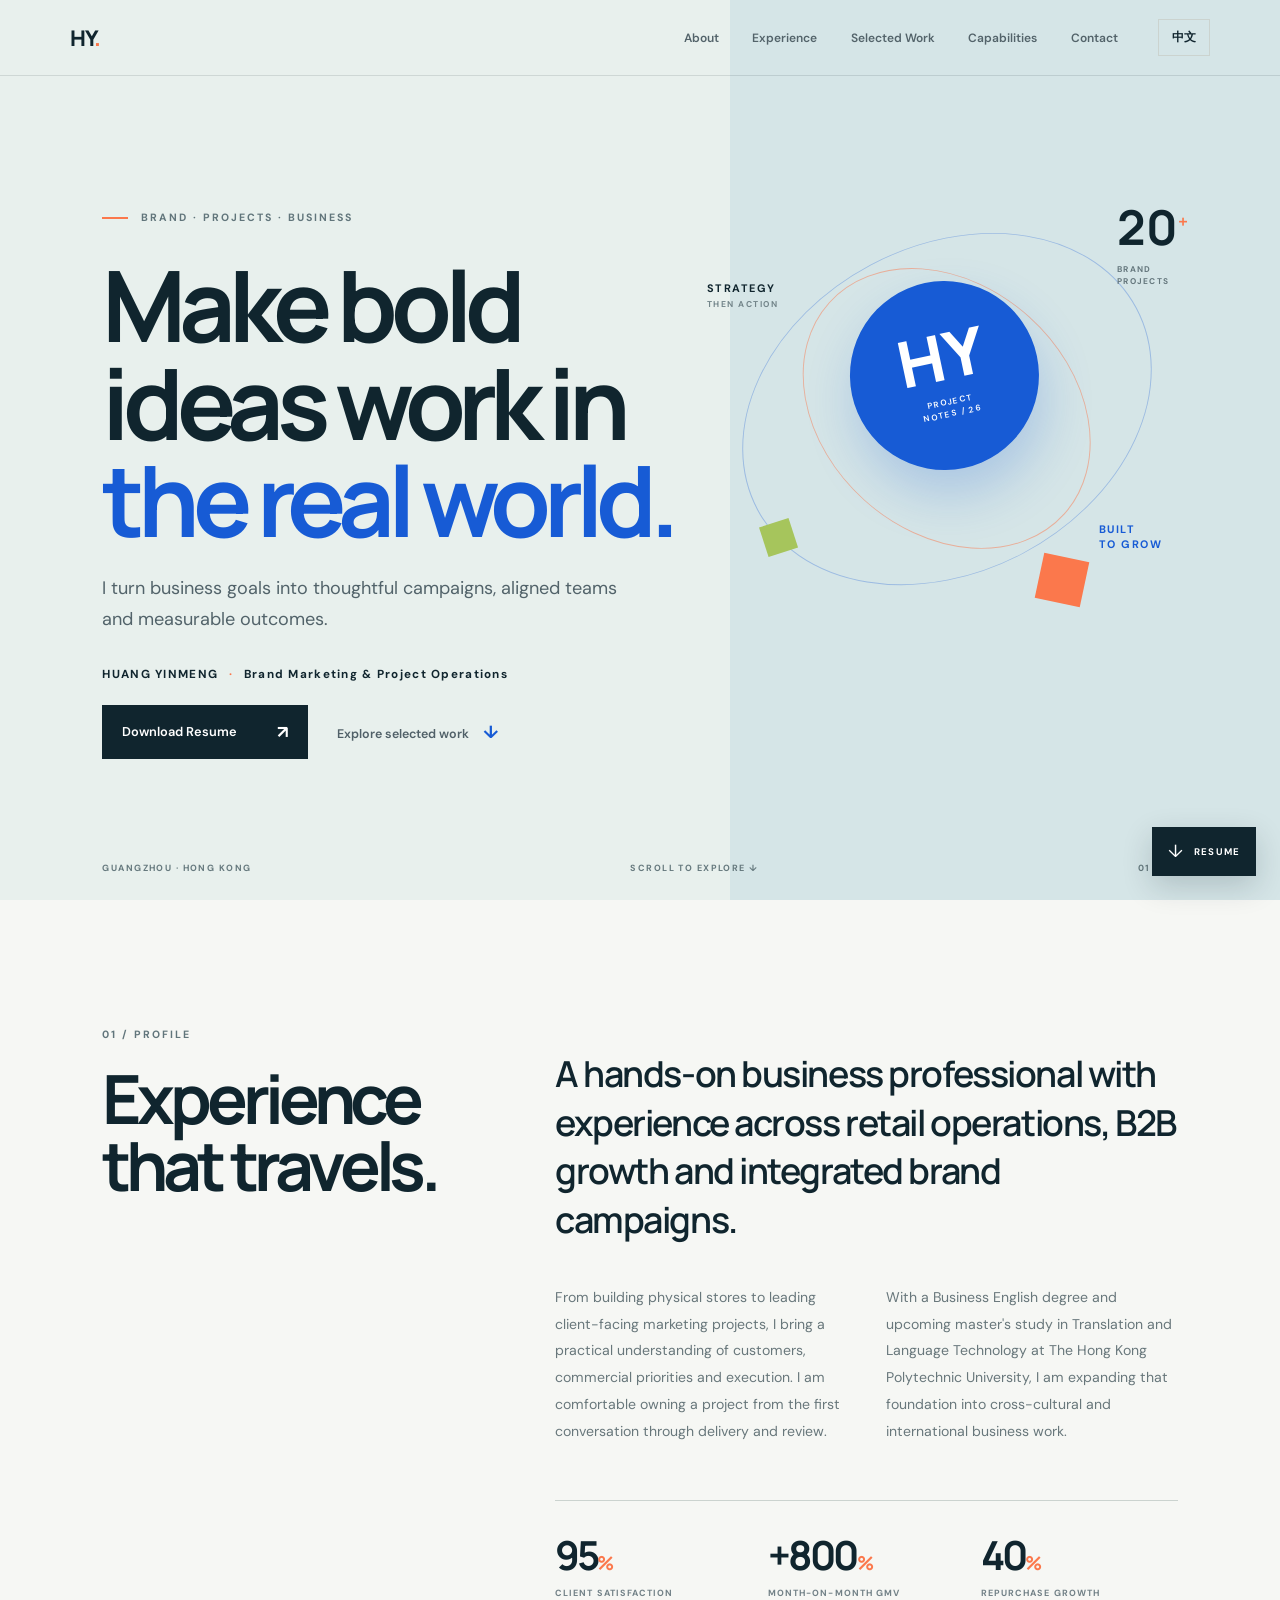
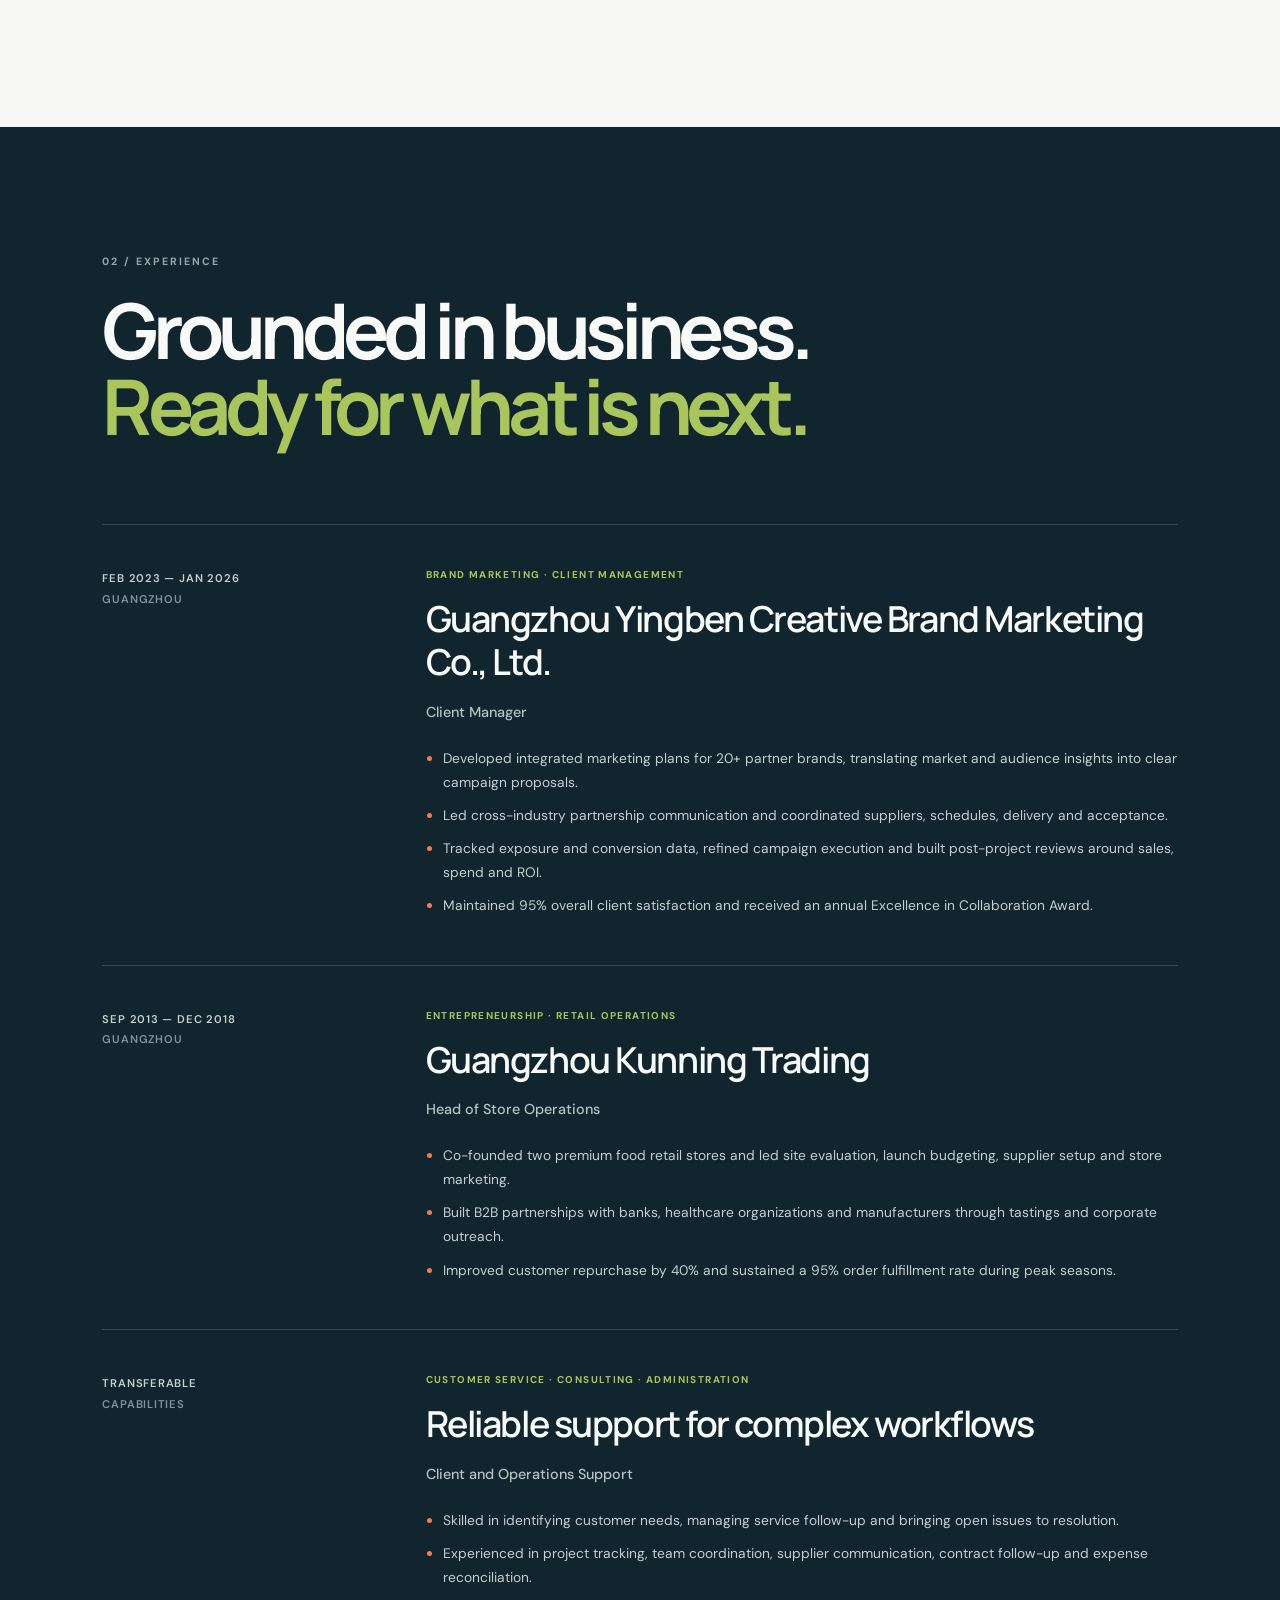
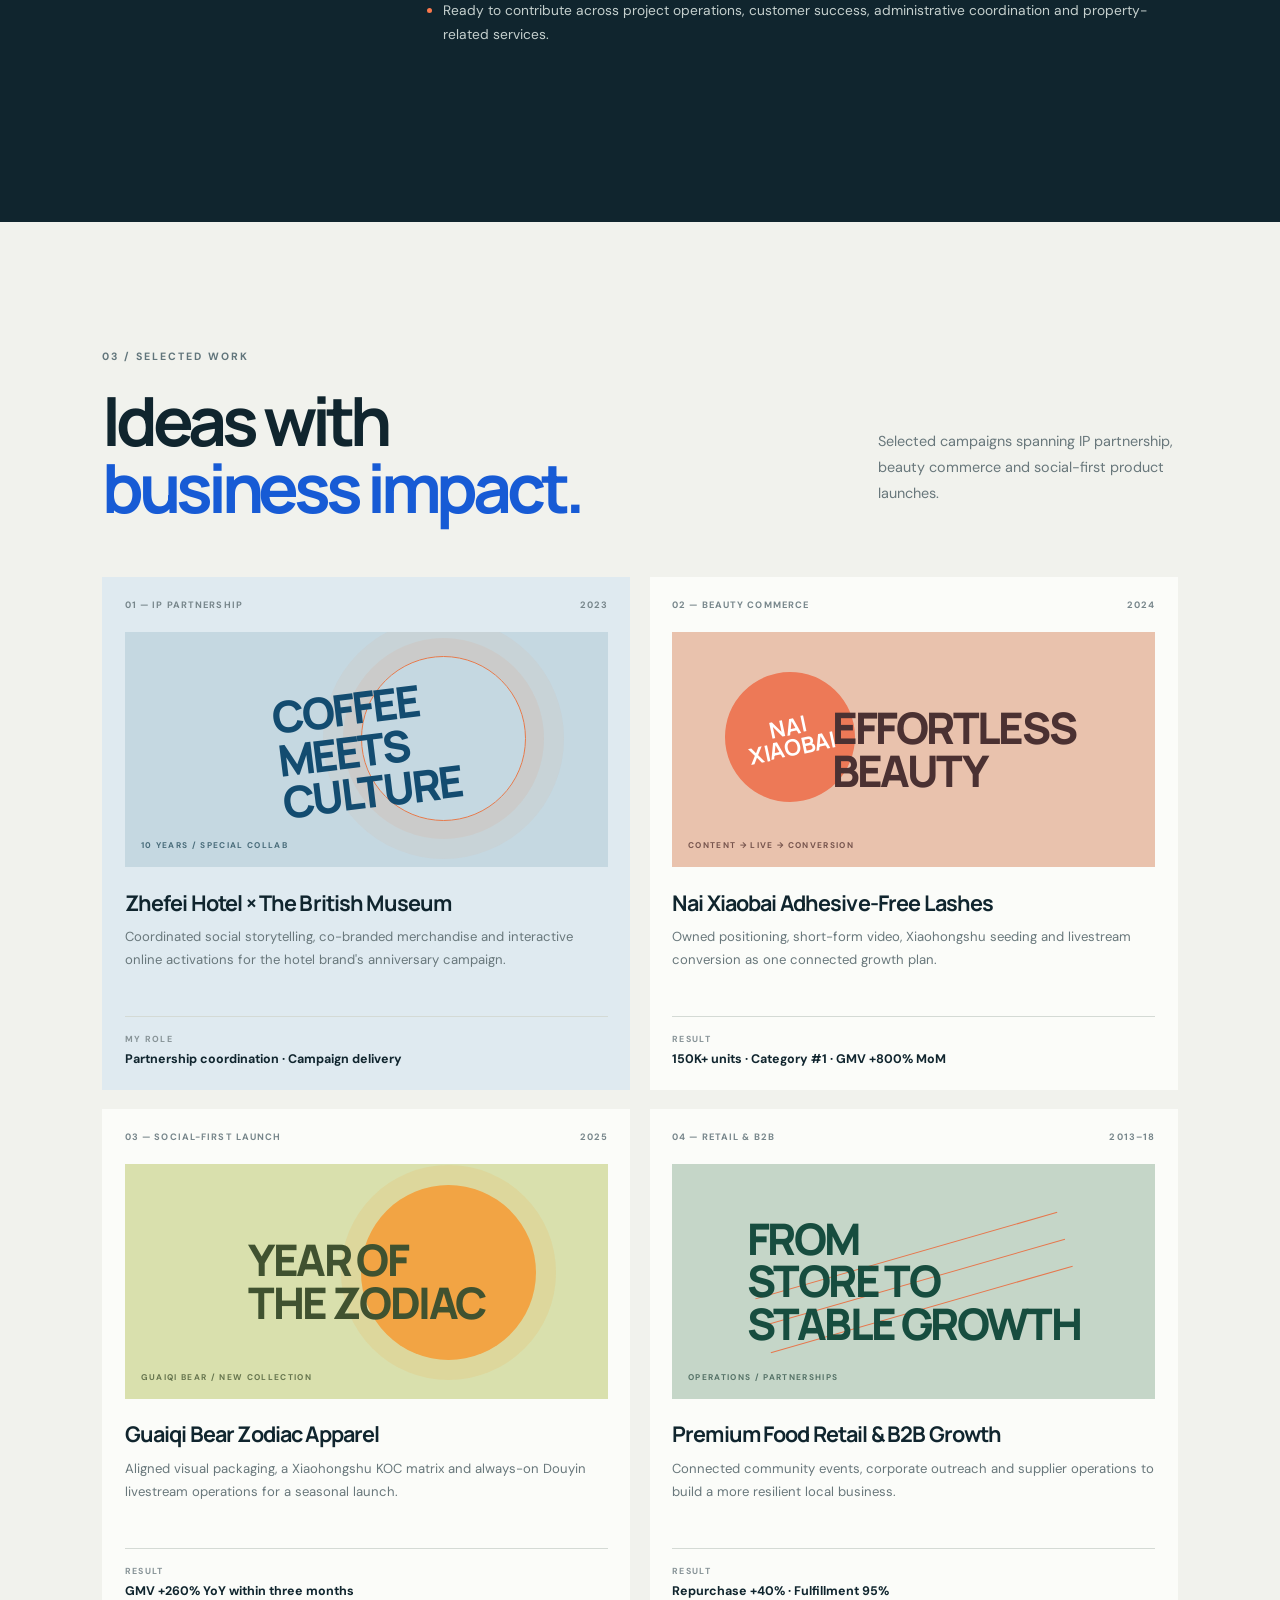
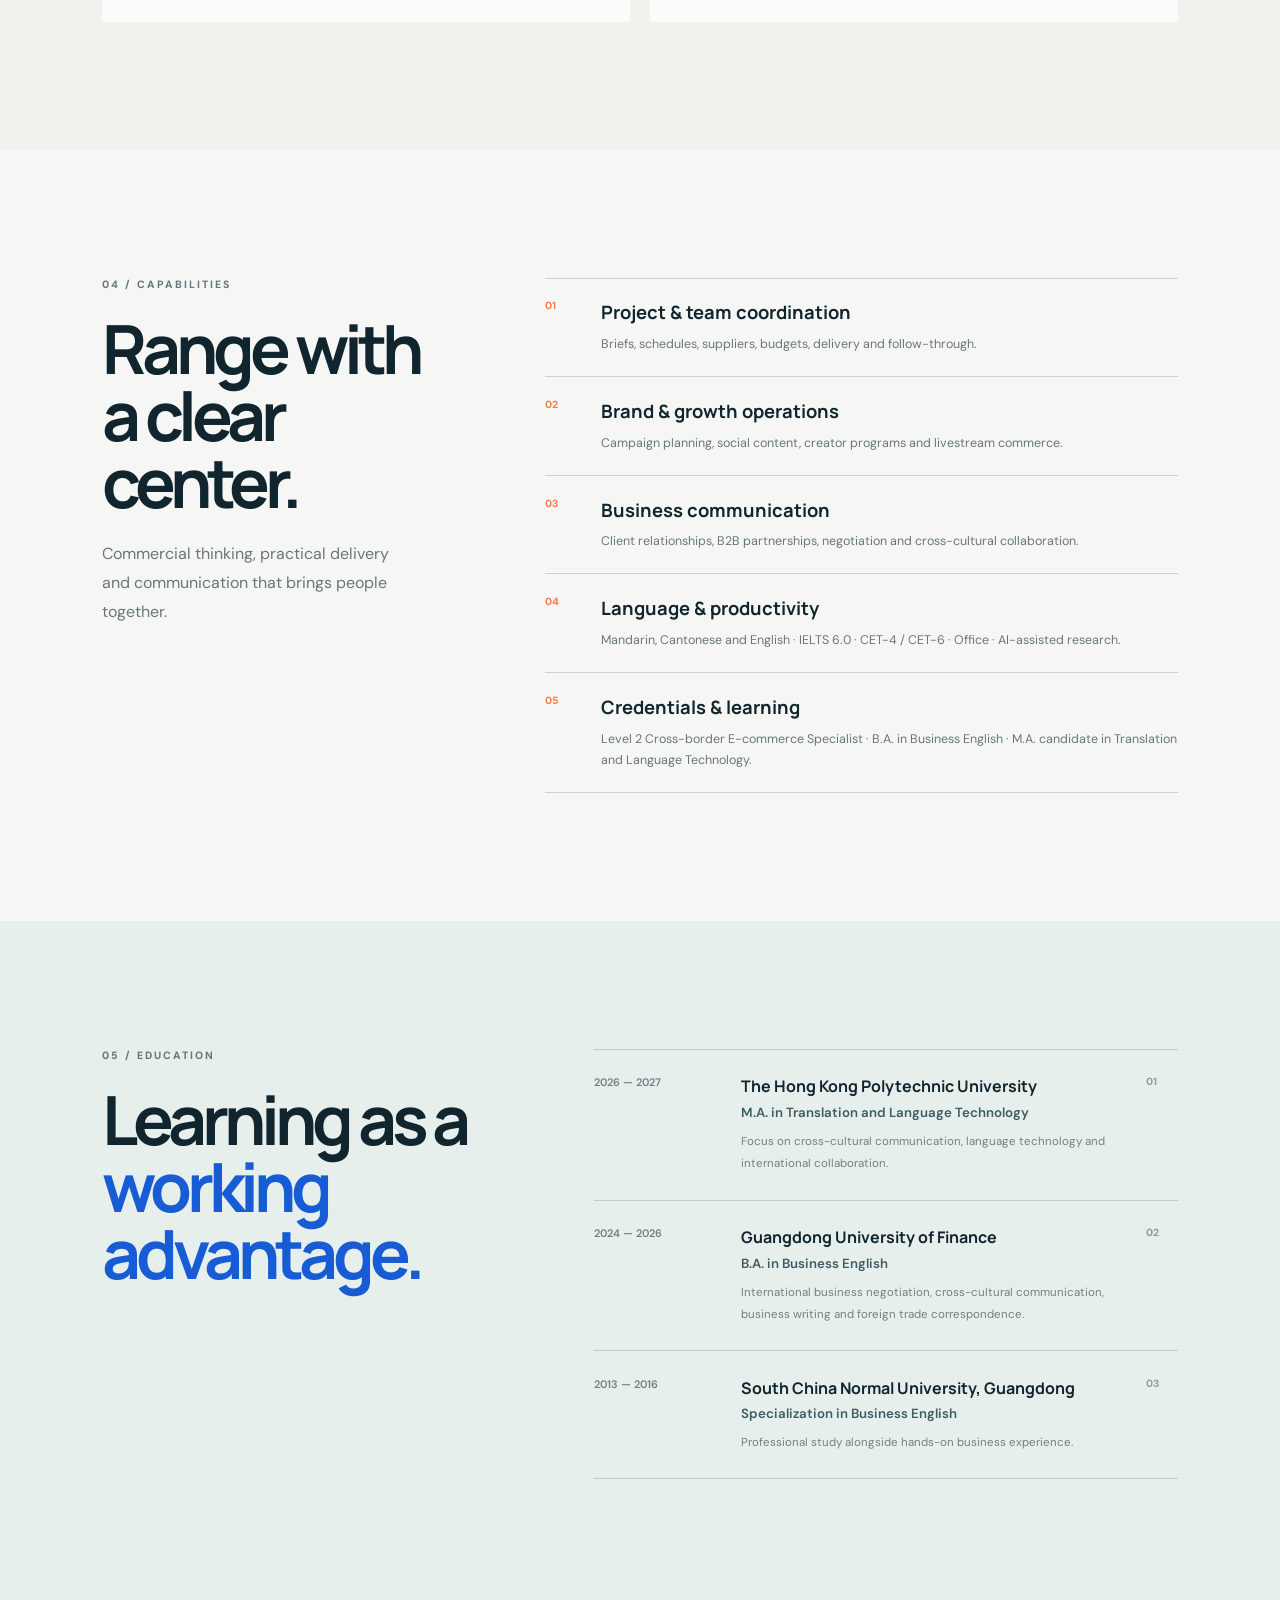
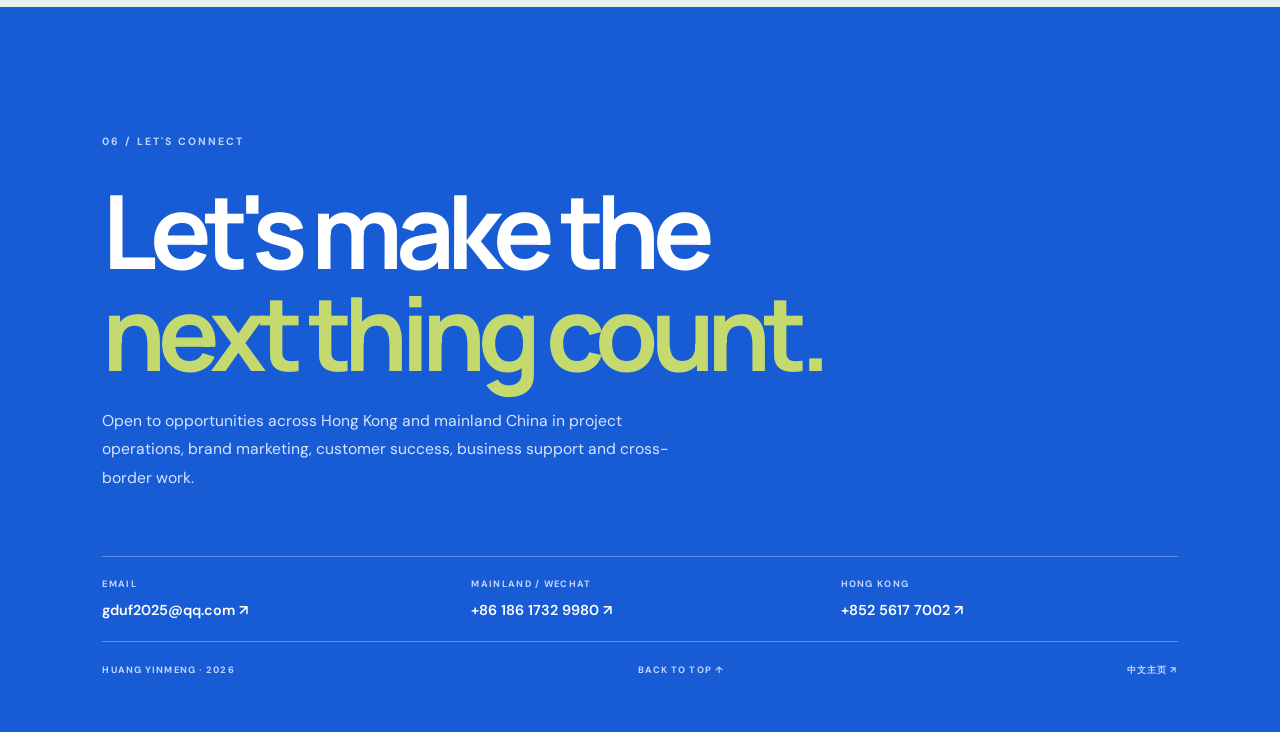
<file: en.html>
<!doctype html>
<html lang="en">
<head>
  <meta charset="UTF-8" />
  <meta name="viewport" content="width=device-width, initial-scale=1.0" />
  <meta name="description" content="Huang Yinmeng - Brand Marketing, Project Operations and Business Management." />
  <meta name="theme-color" content="#f6f7f4" />
  <title>Huang Yinmeng | Brand & Project Operations</title>
  <link rel="preconnect" href="https://fonts.googleapis.com"><link rel="preconnect" href="https://fonts.gstatic.com" crossorigin>
  <link href="https://fonts.googleapis.com/css2?family=DM+Sans:wght@400;500;600;700&family=Manrope:wght@400;500;600;700;800&display=swap" rel="stylesheet">
  <link rel="stylesheet" href="english.css" />
</head>
<body>
  <header class="topbar"><a class="wordmark" href="#top">HY<span>.</span></a><nav aria-label="Main navigation"><a href="#about">About</a><a href="#experience">Experience</a><a href="#work">Selected Work</a><a href="#capabilities">Capabilities</a><a href="#contact">Contact</a></nav><div class="header-actions"><a class="lang-link" href="index.html">中文</a><button id="menuToggle" aria-label="Open navigation" aria-expanded="false"><span></span><span></span></button></div><div id="mobileNav"><a href="#about">About</a><a href="#experience">Experience</a><a href="#work">Selected Work</a><a href="#capabilities">Capabilities</a><a href="#contact">Contact</a></div></header>
  <main id="top">
    <section class="hero">
      <div class="hero-copy reveal"><p class="kicker"><i></i> BRAND · PROJECTS · BUSINESS</p><h1>Make bold<br>ideas work in<br><em>the real world.</em></h1><p class="hero-intro">I turn business goals into thoughtful campaigns, aligned teams and measurable outcomes.</p><p class="hero-name">HUANG YINMENG <span>·</span> Brand Marketing &amp; Project Operations</p><div class="hero-buttons"><a class="button-dark" href="huang-yinmeng-resume-en.pdf" download>Download Resume <b>↗</b></a><a class="text-button" href="#work">Explore selected work <b>↓</b></a></div></div>
      <div class="hero-art reveal delay-1" aria-label="Campaign project highlights"><div class="orbit orbit-one"></div><div class="orbit orbit-two"></div><div class="orb-label label-top">STRATEGY<br><small>THEN ACTION</small></div><div class="orb-label label-bottom">BUILT<br>TO GROW</div><div class="hero-stamp">HY<br><span>PROJECT<br>NOTES / 26</span></div><div class="hero-number">20<sup>+</sup><small>BRAND<br>PROJECTS</small></div><div class="color-chip chip-blue"></div><div class="color-chip chip-orange"></div></div>
      <div class="hero-footer"><span>GUANGZHOU · HONG KONG</span><span>SCROLL TO EXPLORE ↓</span><span>01 / 08</span></div>
    </section>

    <section id="about" class="about section"><div class="section-side reveal"><p class="section-index">01 / PROFILE</p><h2>Experience<br>that travels.</h2></div><div class="about-content reveal"><p class="statement">A hands-on business professional with experience across retail operations, B2B growth and integrated brand campaigns.</p><div class="about-columns"><p>From building physical stores to leading client-facing marketing projects, I bring a practical understanding of customers, commercial priorities and execution. I am comfortable owning a project from the first conversation through delivery and review.</p><p>With a Business English degree and upcoming master's study in Translation and Language Technology at The Hong Kong Polytechnic University, I am expanding that foundation into cross-cultural and international business work.</p></div><div class="metrics"><div><strong>95<span>%</span></strong><small>CLIENT SATISFACTION</small></div><div><strong>+800<span>%</span></strong><small>MONTH-ON-MONTH GMV</small></div><div><strong>40<span>%</span></strong><small>REPURCHASE GROWTH</small></div></div></div></section>

    <section id="experience" class="experience section"><div class="section-heading reveal"><p class="section-index">02 / EXPERIENCE</p><h2>Grounded in business.<br><em>Ready for what is next.</em></h2></div><div class="experience-rows">
      <article class="experience-row reveal"><div class="exp-date">FEB 2023 — JAN 2026<br><span>GUANGZHOU</span></div><div class="exp-main"><p class="exp-label">BRAND MARKETING · CLIENT MANAGEMENT</p><h3>Guangzhou Yingben Creative Brand Marketing Co., Ltd.</h3><h4>Client Manager</h4><ul><li>Developed integrated marketing plans for 20+ partner brands, translating market and audience insights into clear campaign proposals.</li><li>Led cross-industry partnership communication and coordinated suppliers, schedules, delivery and acceptance.</li><li>Tracked exposure and conversion data, refined campaign execution and built post-project reviews around sales, spend and ROI.</li><li>Maintained 95% overall client satisfaction and received an annual Excellence in Collaboration Award.</li></ul></div></article>
      <article class="experience-row reveal"><div class="exp-date">SEP 2013 — DEC 2018<br><span>GUANGZHOU</span></div><div class="exp-main"><p class="exp-label">ENTREPRENEURSHIP · RETAIL OPERATIONS</p><h3>Guangzhou Kunning Trading</h3><h4>Head of Store Operations</h4><ul><li>Co-founded two premium food retail stores and led site evaluation, launch budgeting, supplier setup and store marketing.</li><li>Built B2B partnerships with banks, healthcare organizations and manufacturers through tastings and corporate outreach.</li><li>Improved customer repurchase by 40% and sustained a 95% order fulfillment rate during peak seasons.</li></ul></div></article>
      <article class="experience-row reveal"><div class="exp-date">TRANSFERABLE<br><span>CAPABILITIES</span></div><div class="exp-main"><p class="exp-label">CUSTOMER SERVICE · CONSULTING · ADMINISTRATION</p><h3>Reliable support for complex workflows</h3><h4>Client and Operations Support</h4><ul><li>Skilled in identifying customer needs, managing service follow-up and bringing open issues to resolution.</li><li>Experienced in project tracking, team coordination, supplier communication, contract follow-up and expense reconciliation.</li><li>Ready to contribute across project operations, customer success, administrative coordination and property-related services.</li></ul></div></article>
    </div></section>

    <section id="work" class="work section"><div class="work-heading reveal"><div><p class="section-index">03 / SELECTED WORK</p><h2>Ideas with<br><em>business impact.</em></h2></div><p>Selected campaigns spanning IP partnership, beauty commerce and social-first product launches.</p></div><div class="work-grid">
      <article class="work-card work-feature reveal"><div class="work-top"><span>01 — IP PARTNERSHIP</span><span>2023</span></div><div class="work-graphic graphic-museum"><div class="graphic-circle"></div><span>COFFEE<br>MEETS<br>CULTURE</span><small>10 YEARS / SPECIAL COLLAB</small></div><h3>Zhefei Hotel × The British Museum</h3><p>Coordinated social storytelling, co-branded merchandise and interactive online activations for the hotel brand's anniversary campaign.</p><div class="work-result"><small>MY ROLE</small><strong>Partnership coordination · Campaign delivery</strong></div></article>
      <article class="work-card reveal delay-1"><div class="work-top"><span>02 — BEAUTY COMMERCE</span><span>2024</span></div><div class="work-graphic graphic-beauty"><div class="beauty-disc">NAI<br>XIAOBAI</div><span>EFFORTLESS<br>BEAUTY</span><small>CONTENT → LIVE → CONVERSION</small></div><h3>Nai Xiaobai Adhesive-Free Lashes</h3><p>Owned positioning, short-form video, Xiaohongshu seeding and livestream conversion as one connected growth plan.</p><div class="work-result"><small>RESULT</small><strong>150K+ units · Category #1 · GMV +800% MoM</strong></div></article>
      <article class="work-card reveal"><div class="work-top"><span>03 — SOCIAL-FIRST LAUNCH</span><span>2025</span></div><div class="work-graphic graphic-zodiac"><div class="zodiac-sun"></div><span>YEAR OF<br>THE ZODIAC</span><small>GUAIQI BEAR / NEW COLLECTION</small></div><h3>Guaiqi Bear Zodiac Apparel</h3><p>Aligned visual packaging, a Xiaohongshu KOC matrix and always-on Douyin livestream operations for a seasonal launch.</p><div class="work-result"><small>RESULT</small><strong>GMV +260% YoY within three months</strong></div></article>
      <article class="work-card reveal delay-1"><div class="work-top"><span>04 — RETAIL &amp; B2B</span><span>2013–18</span></div><div class="work-graphic graphic-retail"><div class="retail-line"></div><span>FROM<br>STORE TO<br>STABLE GROWTH</span><small>OPERATIONS / PARTNERSHIPS</small></div><h3>Premium Food Retail &amp; B2B Growth</h3><p>Connected community events, corporate outreach and supplier operations to build a more resilient local business.</p><div class="work-result"><small>RESULT</small><strong>Repurchase +40% · Fulfillment 95%</strong></div></article>
    </div></section>

    <section id="capabilities" class="capabilities section"><div class="section-side reveal"><p class="section-index">04 / CAPABILITIES</p><h2>Range with<br>a clear center.</h2><p>Commercial thinking, practical delivery and communication that brings people together.</p></div><div class="capability-list reveal"><div><span>01</span><h3>Project &amp; team coordination</h3><p>Briefs, schedules, suppliers, budgets, delivery and follow-through.</p></div><div><span>02</span><h3>Brand &amp; growth operations</h3><p>Campaign planning, social content, creator programs and livestream commerce.</p></div><div><span>03</span><h3>Business communication</h3><p>Client relationships, B2B partnerships, negotiation and cross-cultural collaboration.</p></div><div><span>04</span><h3>Language &amp; productivity</h3><p>Mandarin, Cantonese and English · IELTS 6.0 · CET-4 / CET-6 · Office · AI-assisted research.</p></div><div><span>05</span><h3>Credentials &amp; learning</h3><p>Level 2 Cross-border E-commerce Specialist · B.A. in Business English · M.A. candidate in Translation and Language Technology.</p></div></div></section>

    <section class="education section"><div class="section-heading reveal"><p class="section-index">05 / EDUCATION</p><h2>Learning as a<br><em>working advantage.</em></h2></div><div class="education-list reveal"><article><span>2026 — 2027</span><div><h3>The Hong Kong Polytechnic University</h3><p>M.A. in Translation and Language Technology</p><small>Focus on cross-cultural communication, language technology and international collaboration.</small></div><b>01</b></article><article><span>2024 — 2026</span><div><h3>Guangdong University of Finance</h3><p>B.A. in Business English</p><small>International business negotiation, cross-cultural communication, business writing and foreign trade correspondence.</small></div><b>02</b></article><article><span>2013 — 2016</span><div><h3>South China Normal University, Guangdong</h3><p>Specialization in Business English</p><small>Professional study alongside hands-on business experience.</small></div><b>03</b></article></div></section>

    <section id="contact" class="contact"><div class="contact-inner reveal"><p class="section-index">06 / LET'S CONNECT</p><h2>Let's make the<br><em>next thing count.</em></h2><p>Open to opportunities across Hong Kong and mainland China in project operations, brand marketing, customer success, business support and cross-border work.</p><div class="contact-grid"><a href="mailto:gduf2025@qq.com"><small>EMAIL</small><strong>gduf2025@qq.com ↗</strong></a><a href="tel:+8618617329980"><small>MAINLAND / WECHAT</small><strong>+86 186 1732 9980 ↗</strong></a><a href="tel:+85256177002"><small>HONG KONG</small><strong>+852 5617 7002 ↗</strong></a></div><div class="contact-bottom"><span>HUANG YINMENG · 2026</span><a href="#top">BACK TO TOP ↑</a><a href="index.html">中文主页 ↗</a></div></div></section>
  </main>
  <a class="floating-download" href="huang-yinmeng-resume-en.pdf" download aria-label="Download English resume"><span>↓</span><b>RESUME</b></a>
  <script src="english.js"></script>
</body>
</html>
</file>
<file: english.css>
:root{--paper:#f6f7f4;--ink:#10252e;--blue:#175bd5;--orange:#fb784c;--muted:#68777b;--rule:#cbd3cf;--white:#fff}*{box-sizing:border-box}html{scroll-behavior:smooth}body{margin:0;background:var(--paper);color:var(--ink);font-family:"DM Sans",sans-serif}a{color:inherit;text-decoration:none}::selection{background:#ffb59e;color:var(--ink)}.topbar{height:76px;position:absolute;z-index:10;top:0;left:0;right:0;display:flex;align-items:center;justify-content:space-between;padding:0 5.5vw;border-bottom:1px solid rgba(16,37,46,.12)}.wordmark{font:800 1.35rem Manrope,sans-serif;letter-spacing:-.08em}.wordmark span{color:var(--orange)}.topbar nav{display:flex;gap:2.1rem;margin-left:auto;margin-right:2.5rem}.topbar nav a,.lang-link{font-size:.75rem;font-weight:600}.topbar nav a{color:#53636a;transition:color .2s}.topbar nav a:hover{color:var(--blue)}.header-actions{display:flex;align-items:center;gap:1.2rem}.lang-link{border:1px solid var(--rule);padding:.55rem .8rem}.header-actions button{display:none;border:0;background:none;padding:8px}.hero{position:relative;min-height:780px;height:min(100vh,980px);padding:150px 8vw 80px;display:flex;align-items:center;overflow:hidden;background:#e8f0ed}.hero:before{content:"";position:absolute;right:0;top:0;width:43%;height:100%;background:#d5e5e7}.hero-copy{position:relative;z-index:2;width:62%;max-width:850px}.kicker,.section-index{font-size:.66rem;font-weight:700;letter-spacing:.19em;color:#61757b}.kicker{display:flex;align-items:center;gap:.8rem}.kicker i{width:26px;height:2px;background:var(--orange)}h1,h2,h3,p{margin-top:0}.hero h1,.section h2,.contact h2{font-family:Manrope,sans-serif;font-size:clamp(3.4rem,7.7vw,7.7rem);line-height:.99;letter-spacing:-.075em;font-weight:700}.hero h1{margin:2rem 0 1.5rem}.hero h1 em,.section h2 em,.contact h2 em{color:var(--blue);font-style:normal}.hero-intro{max-width:540px;color:#52636a;font-size:1.13rem;line-height:1.7}.hero-name{margin:2rem 0 1.4rem;font-size:.73rem;font-weight:700;letter-spacing:.11em}.hero-name span{color:var(--orange);padding:0 .4rem}.hero-buttons{display:flex;align-items:center;gap:1.8rem}.button-dark{display:inline-flex;gap:2.5rem;align-items:center;background:var(--ink);color:#fff;padding:1rem 1.25rem;font-size:.8rem;font-weight:600;transition:.25s}.button-dark:hover{background:var(--blue);transform:translateY(-3px)}.button-dark b,.text-button b{font-size:1.1rem}.text-button{font-size:.78rem;font-weight:600;color:#506068}.text-button b{margin-left:.65rem;color:var(--blue)}.hero-art{position:absolute;z-index:1;right:6vw;top:17%;width:min(40vw,570px);aspect-ratio:1}.orbit{position:absolute;border:1px solid rgba(23,91,213,.3);border-radius:50%;inset:8%;transform:rotate(-28deg) scaleY(.76)}.orbit-two{inset:19%;border-color:rgba(251,120,76,.5);transform:rotate(42deg) scaleY(.78)}.hero-stamp{position:absolute;top:25%;left:31%;width:37%;aspect-ratio:1;border-radius:50%;display:flex;flex-direction:column;align-items:center;justify-content:center;background:var(--blue);color:#fff;text-align:center;font:800 clamp(2.2rem,5vw,5rem) Manrope,sans-serif;line-height:.8;transform:rotate(-12deg);box-shadow:0 25px 50px #175bd538}.hero-stamp span{margin-top:1rem;font:600 .52rem/1.5 "DM Sans",sans-serif;letter-spacing:.18em}.hero-number{position:absolute;right:3%;top:8%;font:700 3rem Manrope,sans-serif;color:var(--ink)}.hero-number sup{font-size:1.1rem;color:var(--orange)}.hero-number small{display:block;margin-top:.3rem;font:700 .52rem/1.5 "DM Sans",sans-serif;letter-spacing:.16em;color:#65777d}.orb-label{position:absolute;z-index:2;font-size:.68rem;line-height:1.4;font-weight:700;letter-spacing:.14em}.orb-label small{font-size:.53rem;color:#73858a}.label-top{left:3%;top:25%}.label-bottom{right:8%;bottom:22%;color:var(--blue)}.color-chip{position:absolute;width:9%;aspect-ratio:1;background:var(--orange);right:23%;bottom:12%;transform:rotate(12deg)}.chip-blue{width:6%;background:#a6c55c;left:14%;bottom:22%;transform:rotate(-18deg)}.hero-footer{position:absolute;left:8vw;right:8vw;bottom:26px;display:flex;justify-content:space-between;color:#66797e;font-size:.56rem;font-weight:700;letter-spacing:.16em}.section{padding:8rem 8vw}.about{display:grid;grid-template-columns:.72fr 1.28fr;gap:8vw;background:var(--paper)}.section-side h2,.section-heading h2,.work-heading h2{margin:1.5rem 0;font-size:clamp(2.8rem,5.3vw,5.3rem)}.section-side>p:last-child{max-width:300px;color:var(--muted);line-height:1.8}.about-content{padding-top:1.4rem}.statement{font:600 clamp(1.5rem,2.8vw,2.5rem)/1.35 Manrope,sans-serif;letter-spacing:-.04em}.about-columns{display:grid;grid-template-columns:1fr 1fr;gap:2.5rem;margin-top:2.5rem}.about-columns p{color:var(--muted);font-size:.88rem;line-height:1.9}.metrics{display:grid;grid-template-columns:repeat(3,1fr);gap:1rem;margin-top:2.6rem;padding-top:1.6rem;border-top:1px solid var(--rule)}.metrics strong{display:block;font:700 2.5rem Manrope,sans-serif;letter-spacing:-.07em}.metrics strong span{font-size:1.2rem;color:var(--orange)}.metrics small{display:block;margin-top:.35rem;color:#728187;font-size:.56rem;font-weight:700;letter-spacing:.12em}.experience{background:#10252e;color:#f8faf7}.experience .section-index{color:#94a8a9}.experience .section-heading{margin-bottom:5rem}.experience h2{font-size:clamp(3rem,6vw,5.8rem)}.experience h2 em{color:#a8c65c}.experience-row{display:grid;grid-template-columns:17rem 1fr;gap:4vw;border-top:1px solid #ffffff2a;padding:2.7rem 0}.exp-date{color:#c5d1cc;font-size:.7rem;font-weight:600;line-height:1.8;letter-spacing:.07em}.exp-date span{color:#829498}.exp-label{margin-bottom:1rem;color:#a8c65c;font-size:.62rem;font-weight:700;letter-spacing:.14em}.exp-main h3{max-width:850px;margin-bottom:.5rem;font:600 clamp(1.5rem,2.8vw,2.4rem)/1.2 Manrope,sans-serif;letter-spacing:-.04em}.exp-main h4{margin-bottom:1.3rem;color:#b5c4c0;font-size:.9rem;font-weight:500}.exp-main ul{padding-left:1.1rem;margin:0;max-width:850px}.exp-main li{padding:.28rem 0;color:#c5d0ce;font-size:.86rem;line-height:1.75}.exp-main li::marker{color:var(--orange)}.work{background:#f1f2ed}.work-heading{display:flex;justify-content:space-between;align-items:end;gap:3rem;margin-bottom:3.5rem}.work-heading>p{max-width:300px;color:var(--muted);font-size:.9rem;line-height:1.8}.work-heading h2{margin-bottom:0}.work-grid{display:grid;grid-template-columns:repeat(2,1fr);gap:1.2rem}.work-card{background:#fbfcf9;padding:1.4rem;transition:transform .3s,box-shadow .3s}.work-card:hover{transform:translateY(-6px);box-shadow:0 20px 45px #10252e12}.work-feature{background:#dfeaf0}.work-top{display:flex;justify-content:space-between;color:#77868b;font-size:.58rem;font-weight:700;letter-spacing:.12em}.work-graphic{position:relative;height:235px;margin:1.3rem 0 1.4rem;overflow:hidden;display:flex;align-items:center;justify-content:center}.work-graphic>span{position:relative;z-index:1;font:800 clamp(1.7rem,3.4vw,3rem)/.98 Manrope,sans-serif;letter-spacing:-.06em}.work-graphic small{position:absolute;left:1rem;bottom:1rem;font-size:.52rem;font-weight:700;letter-spacing:.16em}.graphic-museum{background:#c5d8e1}.graphic-museum>span{color:#134c70;transform:rotate(-7deg)}.graphic-museum small{color:#496c7a}.graphic-circle{position:absolute;width:165px;height:165px;border:1px solid #e87949;border-radius:50%;right:17%;top:10%;box-shadow:0 0 0 18px #e8794917,0 0 0 38px #e8794910}.graphic-beauty{background:#e9c2ad}.beauty-disc{position:absolute;left:11%;top:17%;width:130px;height:130px;display:grid;place-content:center;border-radius:50%;background:#ed7957;color:white;text-align:center;font:700 1.4rem/.95 Manrope;transform:rotate(-12deg)}.graphic-beauty>span{margin-left:5rem;color:#4b3132}.graphic-beauty small{color:#77554e}.graphic-zodiac{background:#d9e0ad}.zodiac-sun{position:absolute;right:15%;top:9%;width:175px;height:175px;border-radius:50%;background:#f2a444;box-shadow:0 0 0 20px #f2a44428}.graphic-zodiac>span{color:#405230}.graphic-zodiac small{color:#66754e}.graphic-retail{background:#c5d6c8}.retail-line{position:absolute;width:65%;height:1px;top:50%;background:#e6784e;transform:rotate(-16deg);box-shadow:0 -28px #e6784e,0 28px #e6784e}.graphic-retail>span{color:#174d3f}.graphic-retail small{color:#557267}.work-card h3{margin:0 0 .65rem;font:700 1.35rem/1.2 Manrope,sans-serif;letter-spacing:-.04em}.work-card>p{min-height:70px;margin:0;color:#68777b;font-size:.82rem;line-height:1.75}.work-result{display:flex;flex-direction:column;gap:.4rem;border-top:1px solid #d4dad5;margin-top:1.25rem;padding-top:1rem}.work-result small{color:#879397;font-size:.55rem;font-weight:700;letter-spacing:.15em}.work-result strong{font-size:.78rem}.capabilities{display:grid;grid-template-columns:.7fr 1.3fr;gap:8vw}.capability-list{border-top:1px solid var(--rule)}.capability-list>div{display:grid;grid-template-columns:2.5rem 1fr;gap:.3rem 1rem;border-bottom:1px solid var(--rule);padding:1.3rem 0}.capability-list span{grid-row:span 2;color:var(--orange);font-size:.65rem;font-weight:700}.capability-list h3{margin:0;font:700 1.15rem Manrope,sans-serif}.capability-list p{margin:.25rem 0 0;color:var(--muted);font-size:.78rem;line-height:1.7}.education{background:#e7efec;display:grid;grid-template-columns:.8fr 1.2fr;gap:8vw}.education-list{border-top:1px solid #bfcbc7}.education-list article{position:relative;display:grid;grid-template-columns:8rem 1fr 2rem;gap:1.2rem;border-bottom:1px solid #bfcbc7;padding:1.6rem 0}.education-list article>span{color:#6e7f82;font-size:.68rem;font-weight:600}.education-list h3{margin:0 0 .4rem;font:700 1rem Manrope,sans-serif}.education-list p{margin:0 0 .5rem;color:#3d5c64;font-size:.83rem;font-weight:600}.education-list small{color:#718083;font-size:.72rem;line-height:1.7}.education-list b{color:#8e9b99;font-size:.65rem}.contact{padding:8rem 8vw 2rem;background:#175bd5;color:#fff}.contact .section-index{color:#c2d3fb}.contact h2{margin:2rem 0 1.5rem;font-size:clamp(3.6rem,8vw,8rem)}.contact h2 em{color:#c4da6f}.contact-inner>p:not(.section-index){max-width:570px;color:#d8e3ff;font-size:.98rem;line-height:1.8}.contact-grid{display:grid;grid-template-columns:repeat(3,1fr);gap:2rem;margin-top:4rem;border-top:1px solid #ffffff50}.contact-grid a{padding:1.3rem 0}.contact-grid small{display:block;margin-bottom:.6rem;color:#c5d6ff;font-size:.58rem;font-weight:700;letter-spacing:.14em}.contact-grid strong{font-size:.9rem;font-weight:600}.contact-bottom{display:flex;justify-content:space-between;border-top:1px solid #ffffff50;padding:1.4rem 0;color:#c5d6ff;font-size:.58rem;font-weight:700;letter-spacing:.12em}.floating-download{position:fixed;z-index:20;right:1.5rem;bottom:1.5rem;display:flex;align-items:center;gap:.65rem;background:var(--ink);color:#fff;padding:.85rem 1rem;box-shadow:0 10px 30px #10252e30;font-size:.6rem;letter-spacing:.12em;transition:.25s}.floating-download span{font-size:1.1rem}.floating-download:hover{background:var(--orange);transform:translateY(-3px)}#mobileNav{display:none}.reveal{opacity:0;transform:translateY(20px);transition:opacity .7s ease,transform .7s ease}.reveal.visible{opacity:1;transform:none}.delay-1{transition-delay:.13s}@media(max-width:900px){.topbar{padding:0 5vw}.topbar nav{gap:1rem;margin-right:1.5rem}.hero{min-height:740px}.hero-copy{width:72%}.hero-art{right:-4vw;opacity:.65}.about,.capabilities{grid-template-columns:1fr;gap:2.5rem}.section{padding:6rem 6vw}.education{grid-template-columns:1fr;gap:2rem}.experience-row{grid-template-columns:12rem 1fr}.hero-footer{left:6vw;right:6vw}}@media(max-width:640px){.topbar{height:64px}.topbar nav{display:none}.header-actions button{display:grid;gap:5px}.header-actions button span{width:19px;height:1.5px;background:var(--ink)}#mobileNav.open{position:absolute;display:grid;top:64px;left:0;right:0;background:#f6f7f4;padding:1rem 6vw 1.3rem;box-shadow:0 15px 25px #10252e12}#mobileNav a{padding:.75rem 0;border-bottom:1px solid var(--rule);font-size:.84rem}.hero{height:auto;min-height:1000px;align-items:flex-start;padding:140px 6vw 100px}.hero:before{top:42%;width:100%;height:58%}.hero-copy{width:100%}.hero h1{font-size:clamp(3rem,13vw,5rem)}.hero-intro{max-width:360px;font-size:1rem}.hero-name{font-size:.6rem;line-height:1.7}.hero-art{top:auto;right:4vw;bottom:65px;width:78vw;opacity:.88}.hero-stamp{font-size:3.4rem}.hero-number{font-size:2.4rem}.orb-label{font-size:.55rem}.hero-footer{left:6vw;right:6vw;bottom:20px;font-size:.46rem}.hero-footer span:nth-child(2){display:none}.section{padding:5rem 6vw}.section-side h2,.section-heading h2,.work-heading h2{font-size:3rem}.about-columns{grid-template-columns:1fr;gap:.6rem;margin-top:1.5rem}.metrics{gap:.5rem}.metrics strong{font-size:2rem}.metrics small{font-size:.45rem;letter-spacing:.08em}.experience .section-heading{margin-bottom:3rem}.experience-row{grid-template-columns:1fr;gap:1rem;padding:2rem 0}.exp-date br{display:none}.exp-date span{margin-left:.6rem}.exp-main h3{font-size:1.55rem}.exp-main li{font-size:.8rem}.work-heading{display:block}.work-heading>p{margin-top:1.2rem}.work-grid{grid-template-columns:1fr}.work-graphic{height:220px}.work-card>p{min-height:0}.education-list article{grid-template-columns:1fr 2rem;gap:.5rem}.education-list article>span{grid-column:1}.education-list article>div{grid-column:1}.education-list article>b{grid-column:2;grid-row:1}.contact{padding:5rem 6vw 1.5rem}.contact h2{font-size:clamp(3.2rem,14vw,5rem)}.contact-grid{grid-template-columns:1fr;gap:0;margin-top:2.5rem}.contact-grid a{border-bottom:1px solid #ffffff50}.contact-bottom{gap:1rem;flex-wrap:wrap;font-size:.5rem}.floating-download{right:.8rem;bottom:.8rem;padding:.8rem}.floating-download b{display:none}}@media(prefers-reduced-motion:reduce){*,*:before,*:after{scroll-behavior:auto!important;transition:none!important;animation:none!important}.reveal{opacity:1;transform:none}}
</file>
